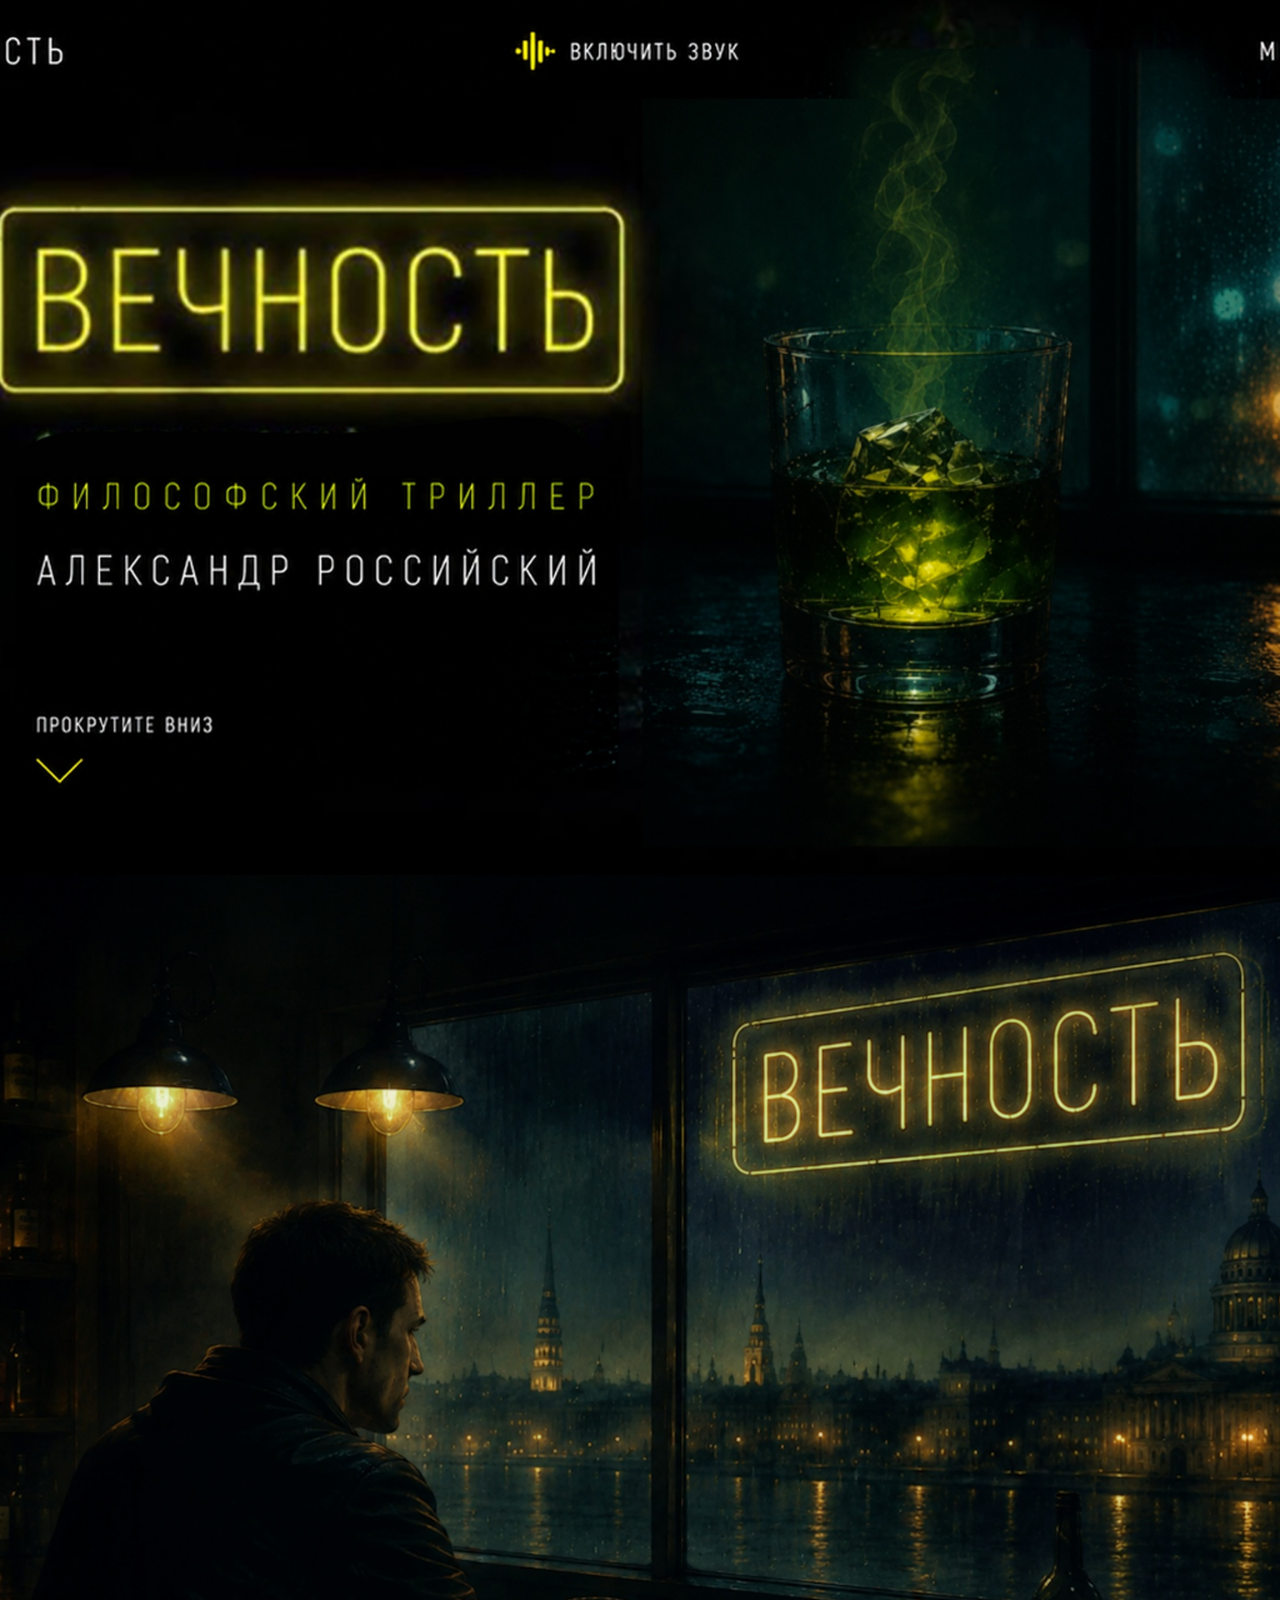
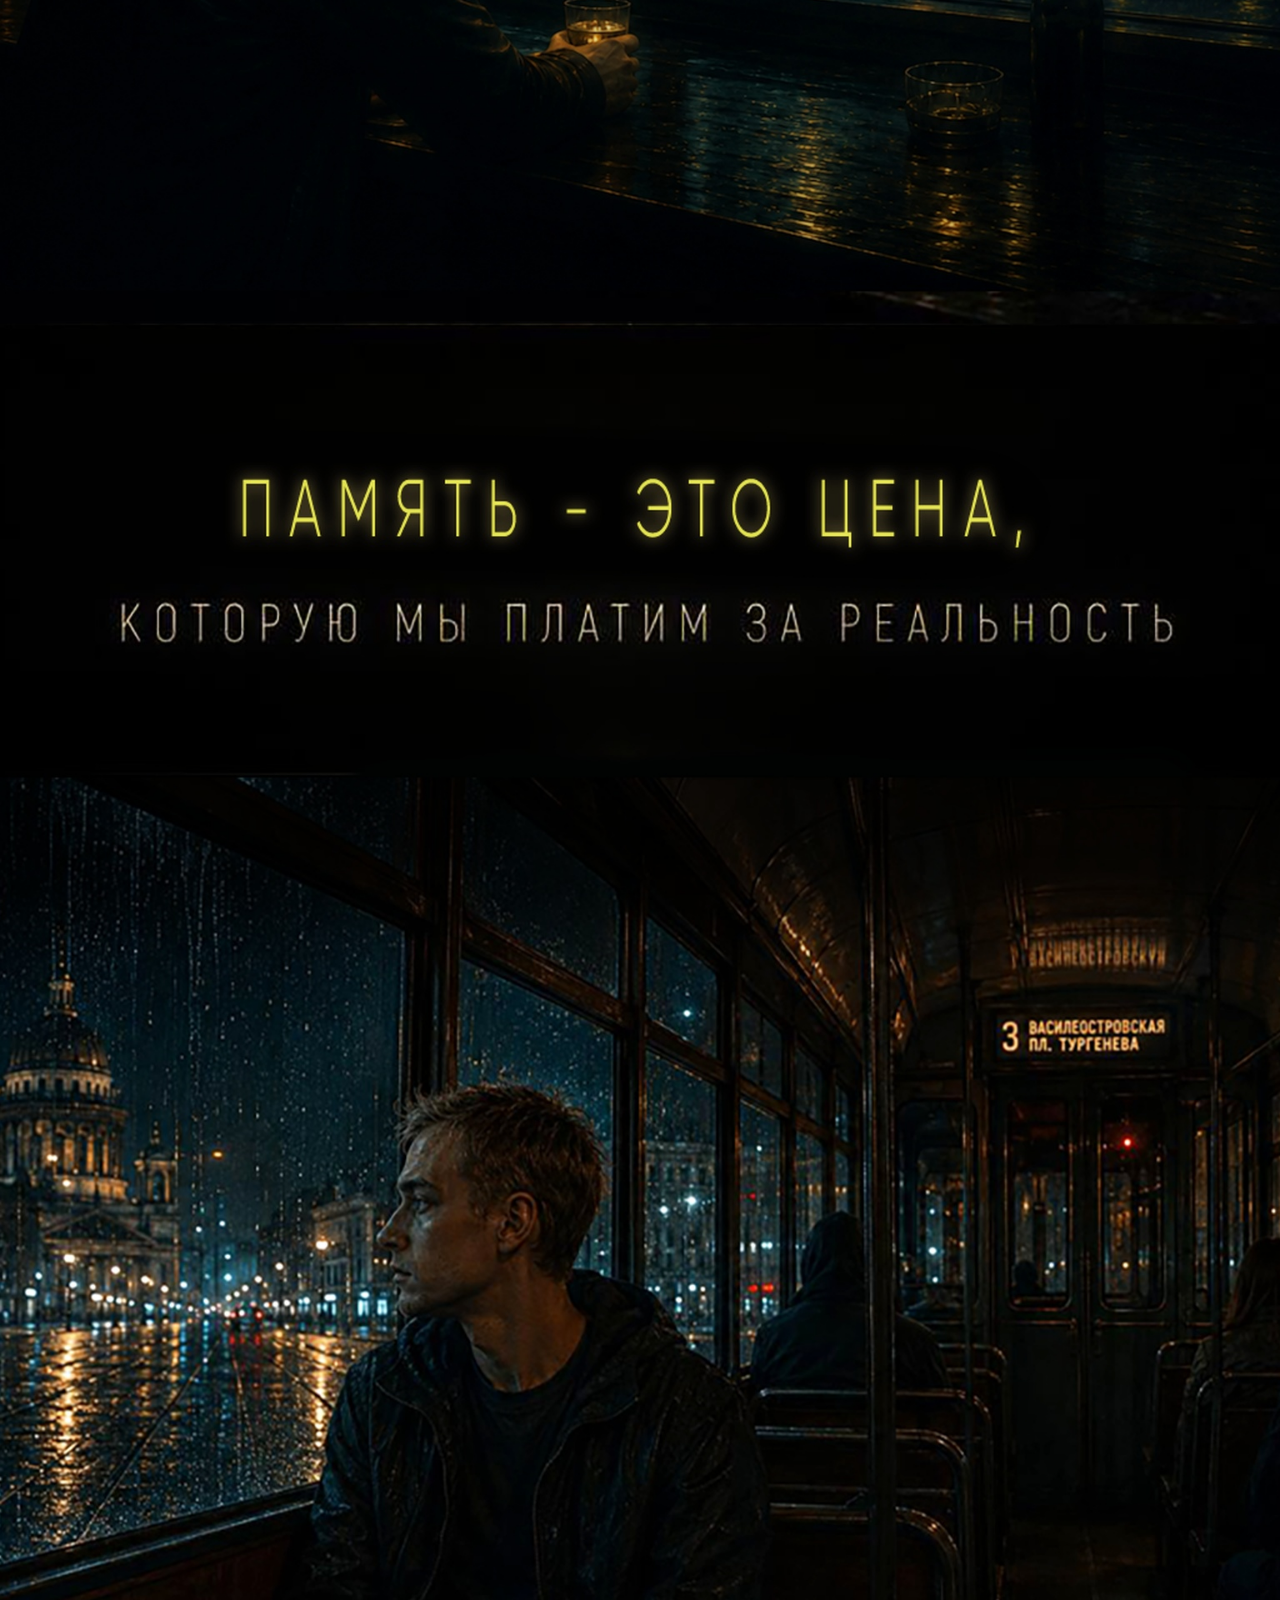
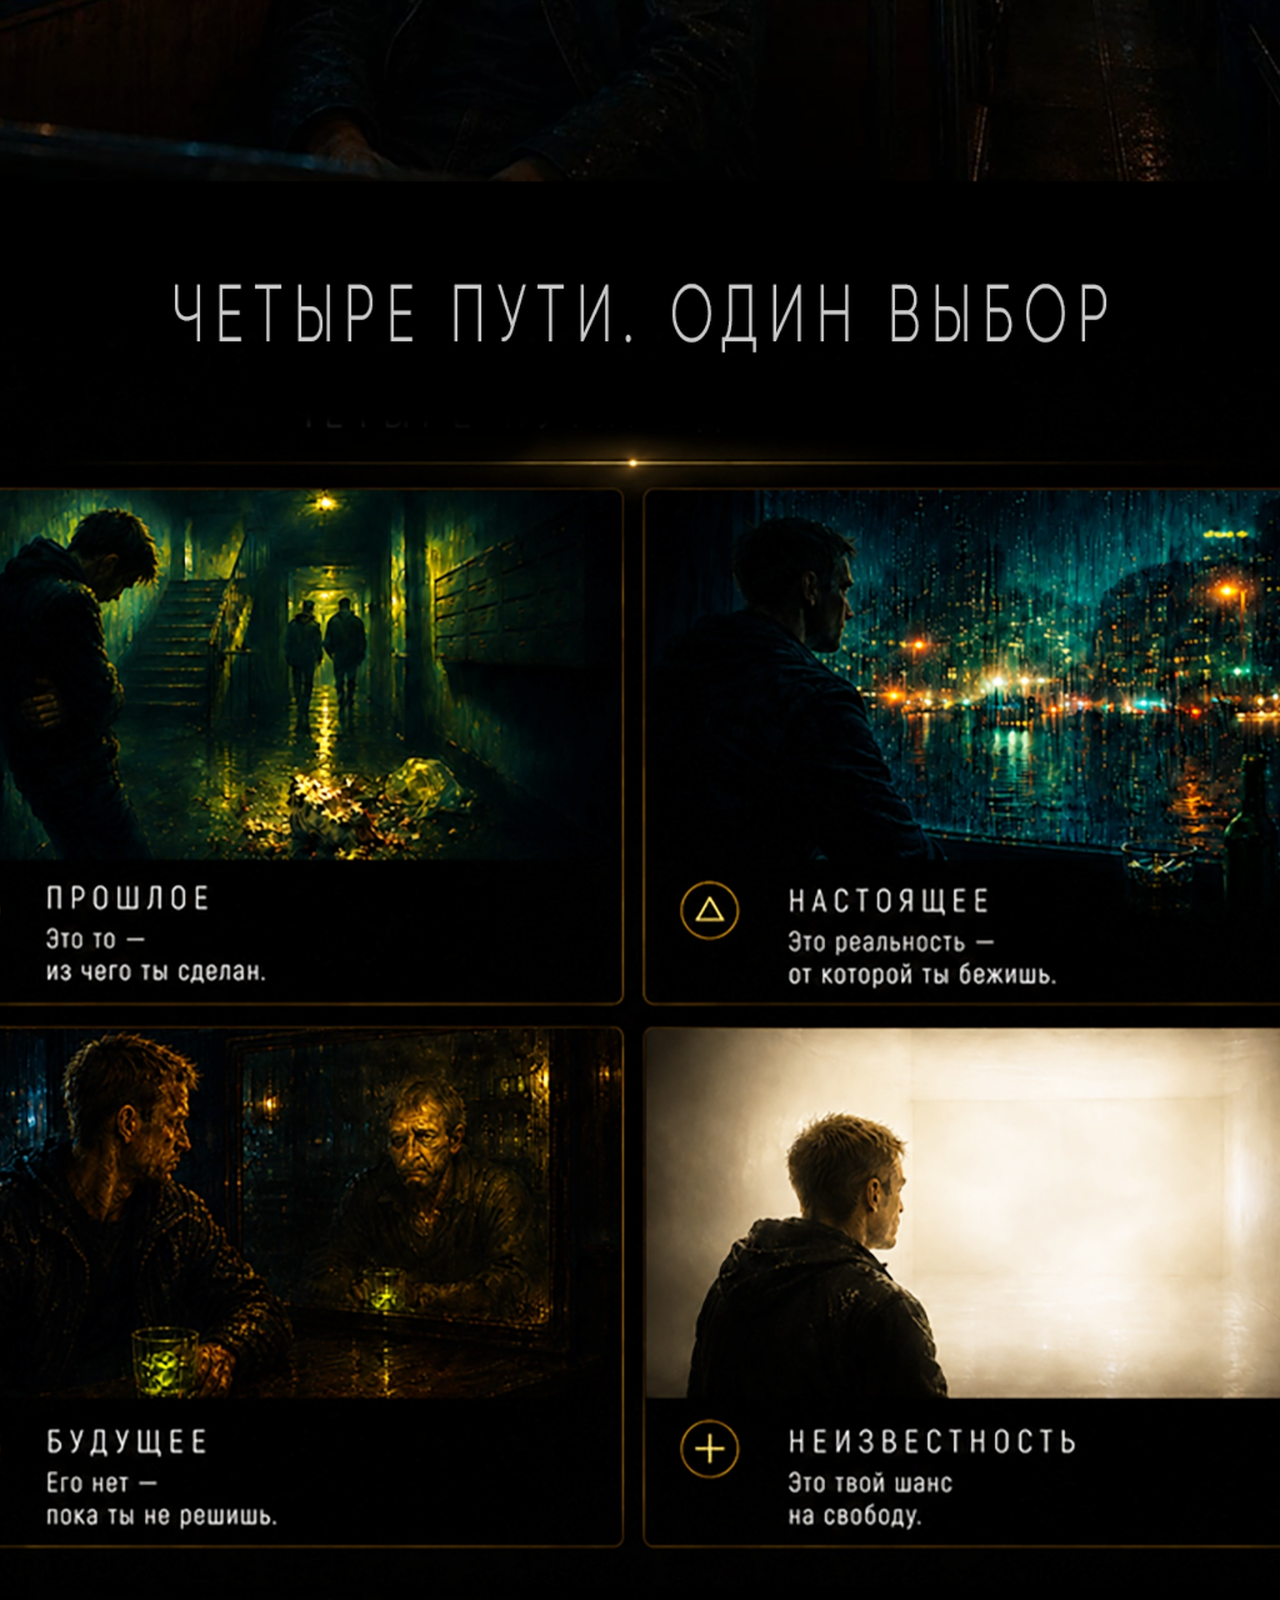
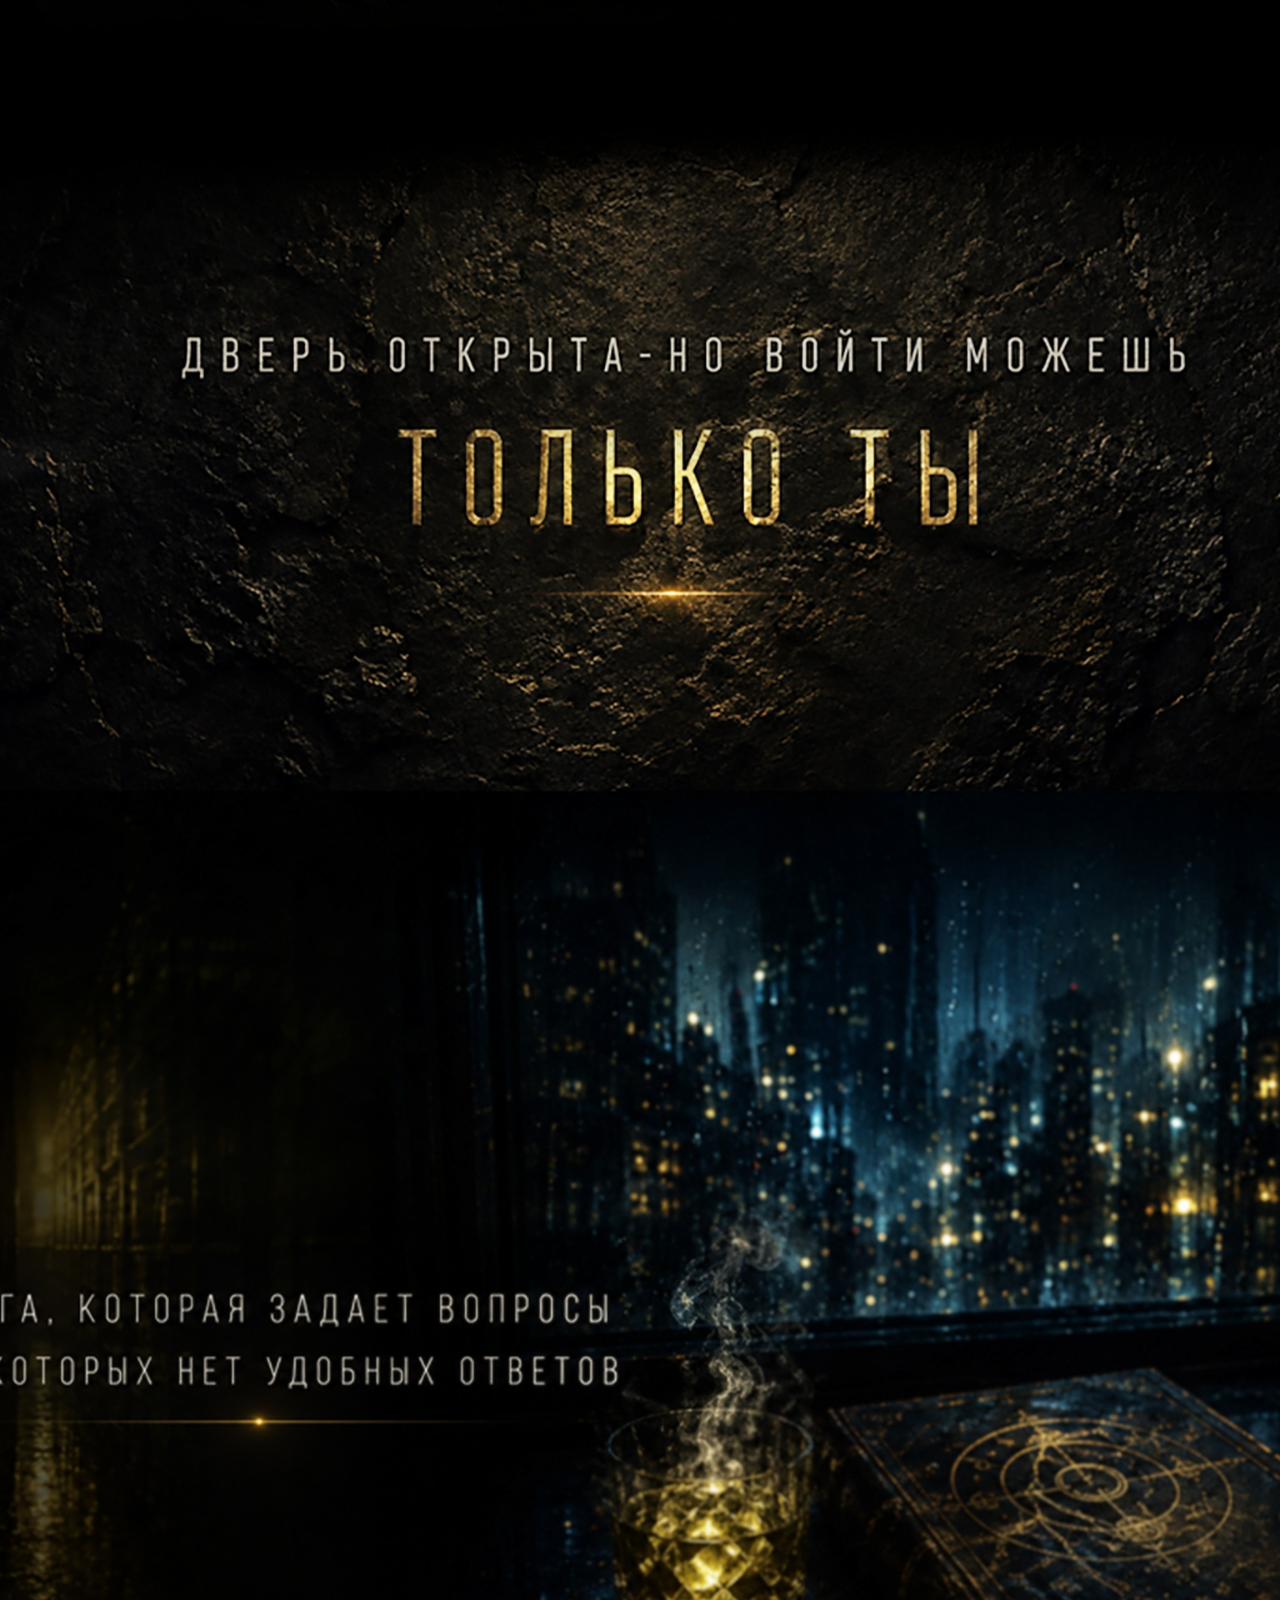
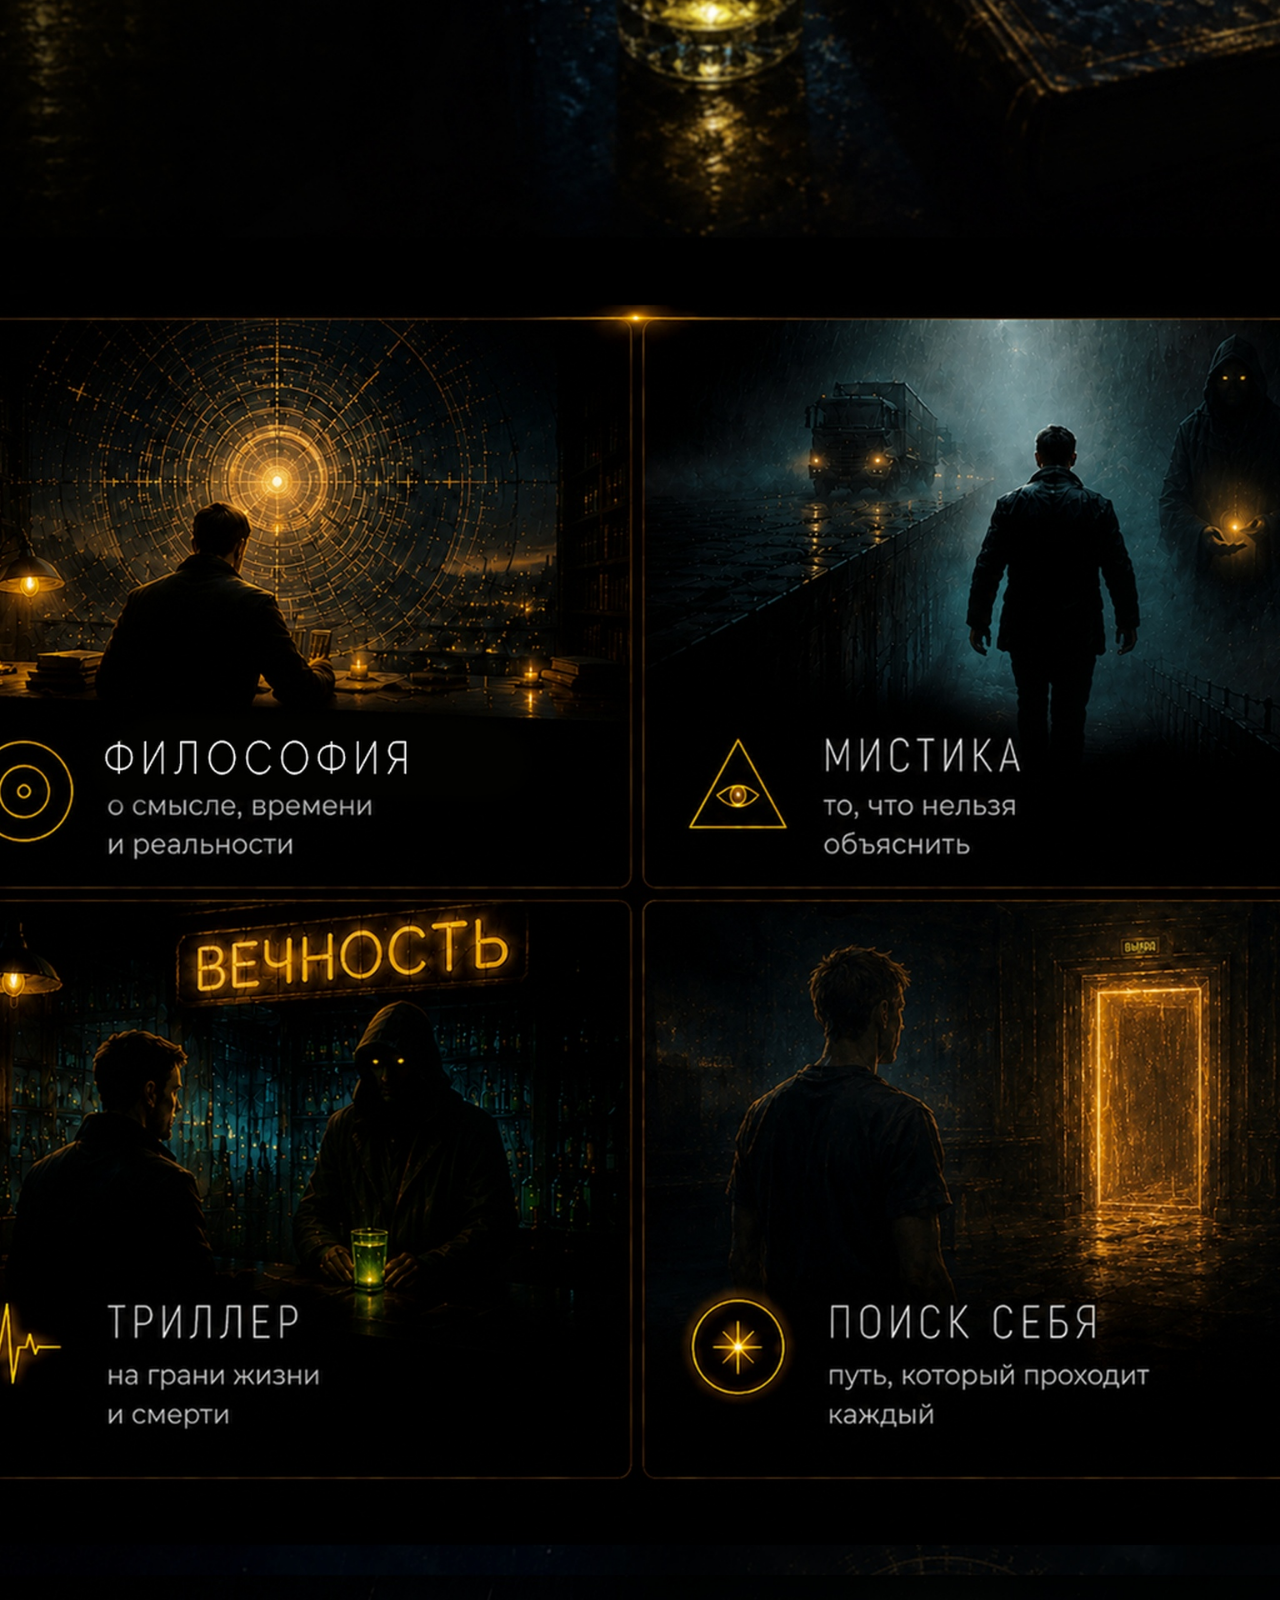
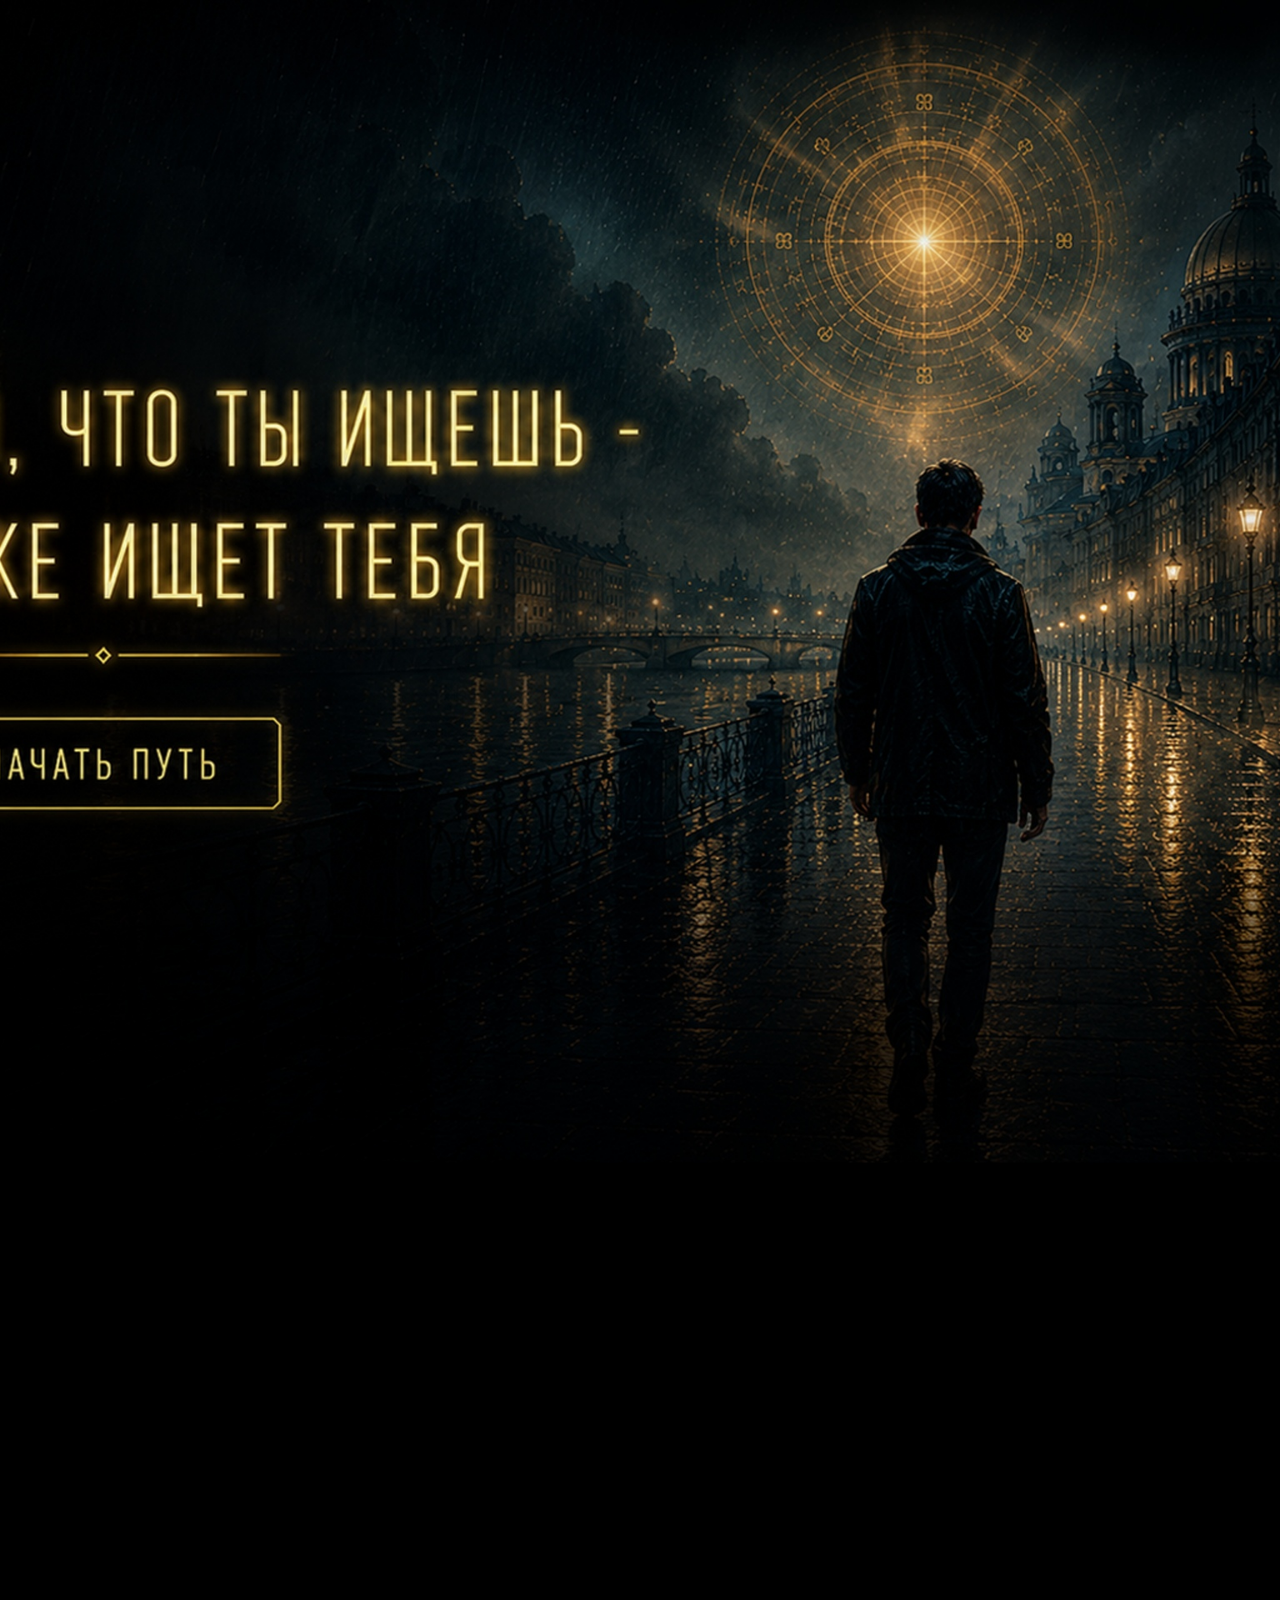
<file: index.html>
<!DOCTYPE html>
<html lang="ru">
<head>
  <meta charset="UTF-8" />
  <meta name="viewport" content="width=device-width, initial-scale=1.0" />
  <title>Вечность</title>
  <link rel="stylesheet" href="style.css" />
</head>
<body>
  <main class="page">
    <section class="screen" style="background-image: url('assets/section-01.jpg');"></section>
    <section class="screen" style="background-image: url('assets/section-02.jpg');"></section>
    <section class="screen" style="background-image: url('assets/section-03.jpg');"></section>
    <section class="screen" style="background-image: url('assets/section-04.jpg');"></section>
    <section class="screen" style="background-image: url('assets/section-05.jpg');"></section>
    <section class="screen" style="background-image: url('assets/section-06.jpg');"></section>
    <section class="screen" style="background-image: url('assets/section-07.jpg');"></section>
    <section class="screen" style="background-image: url('assets/section-08.jpg');"></section>
    <section class="screen" style="background-image: url('assets/section-09.jpg');"></section>
    <section class="screen" style="background-image: url('assets/section-10.jpg');"></section>
    <section class="screen" style="background-image: url('assets/section-11.jpg');"></section>
  </main>
</body>
</html>
</file>
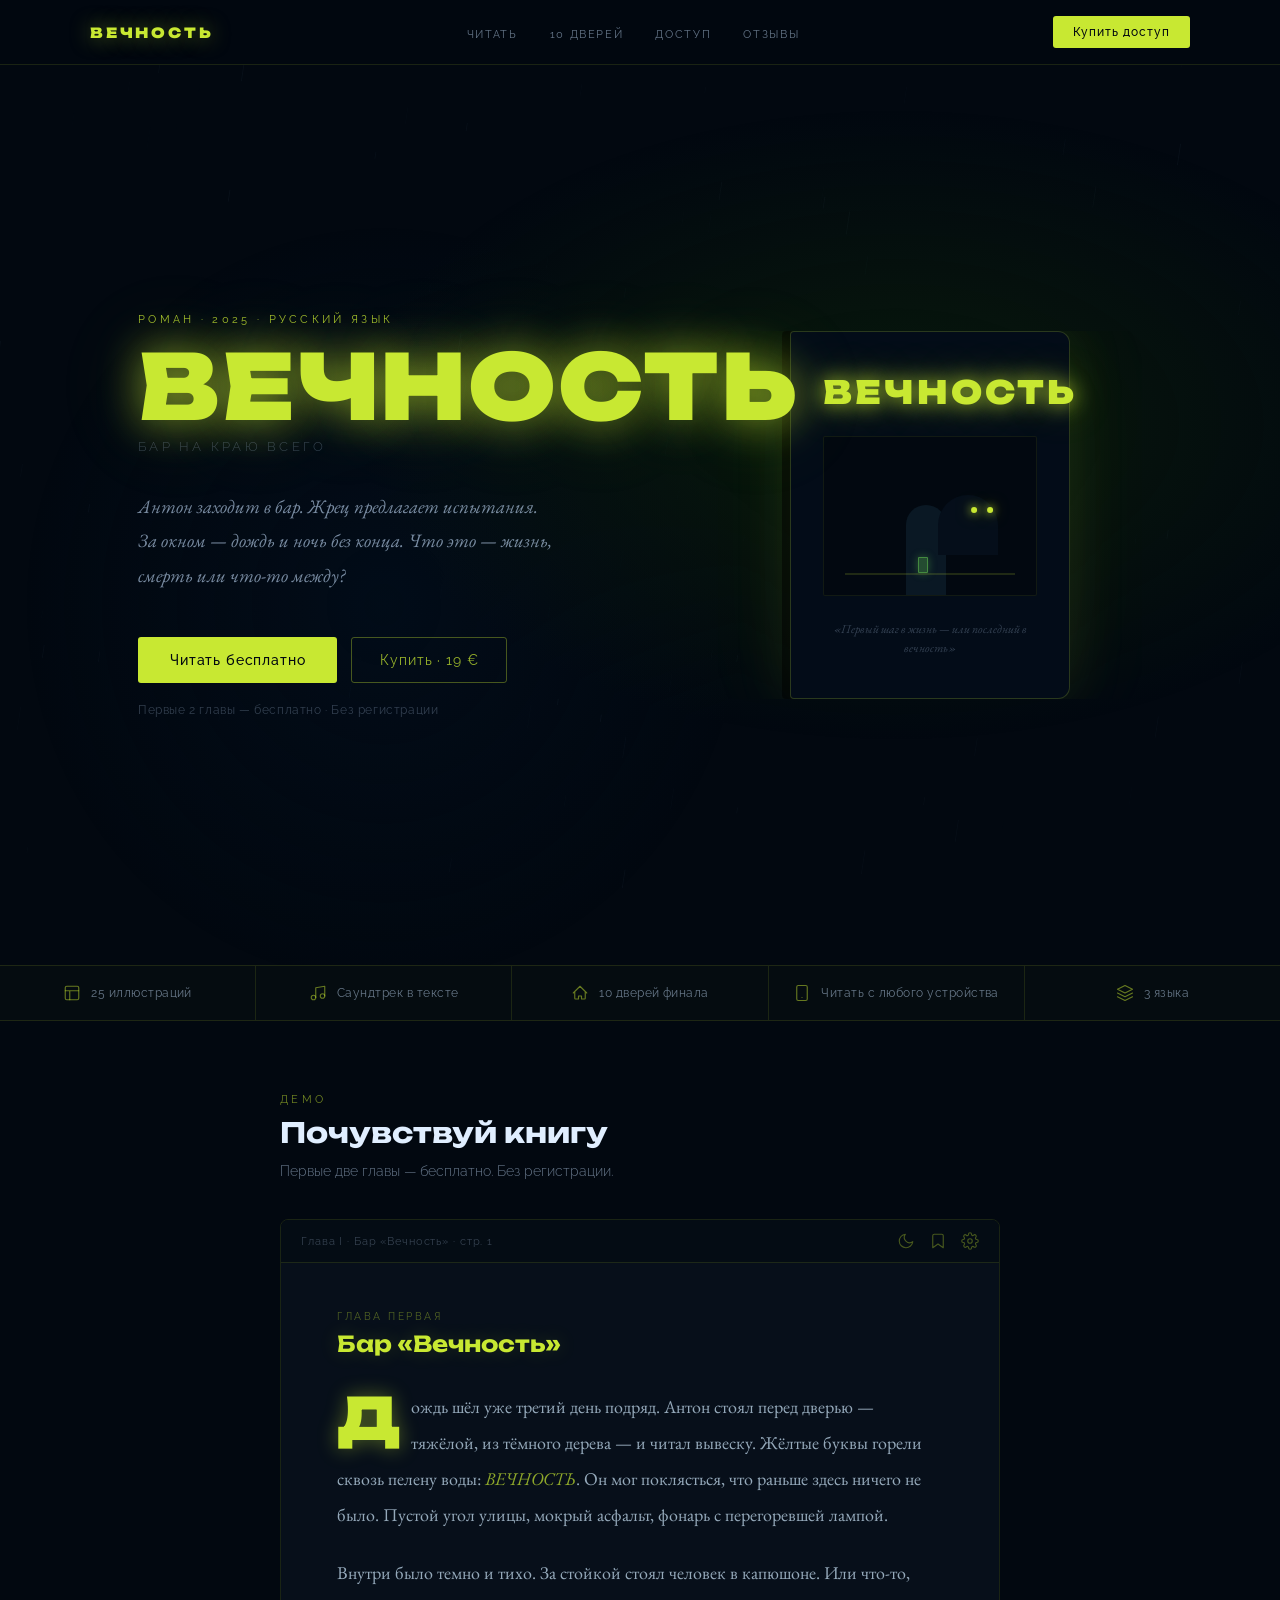
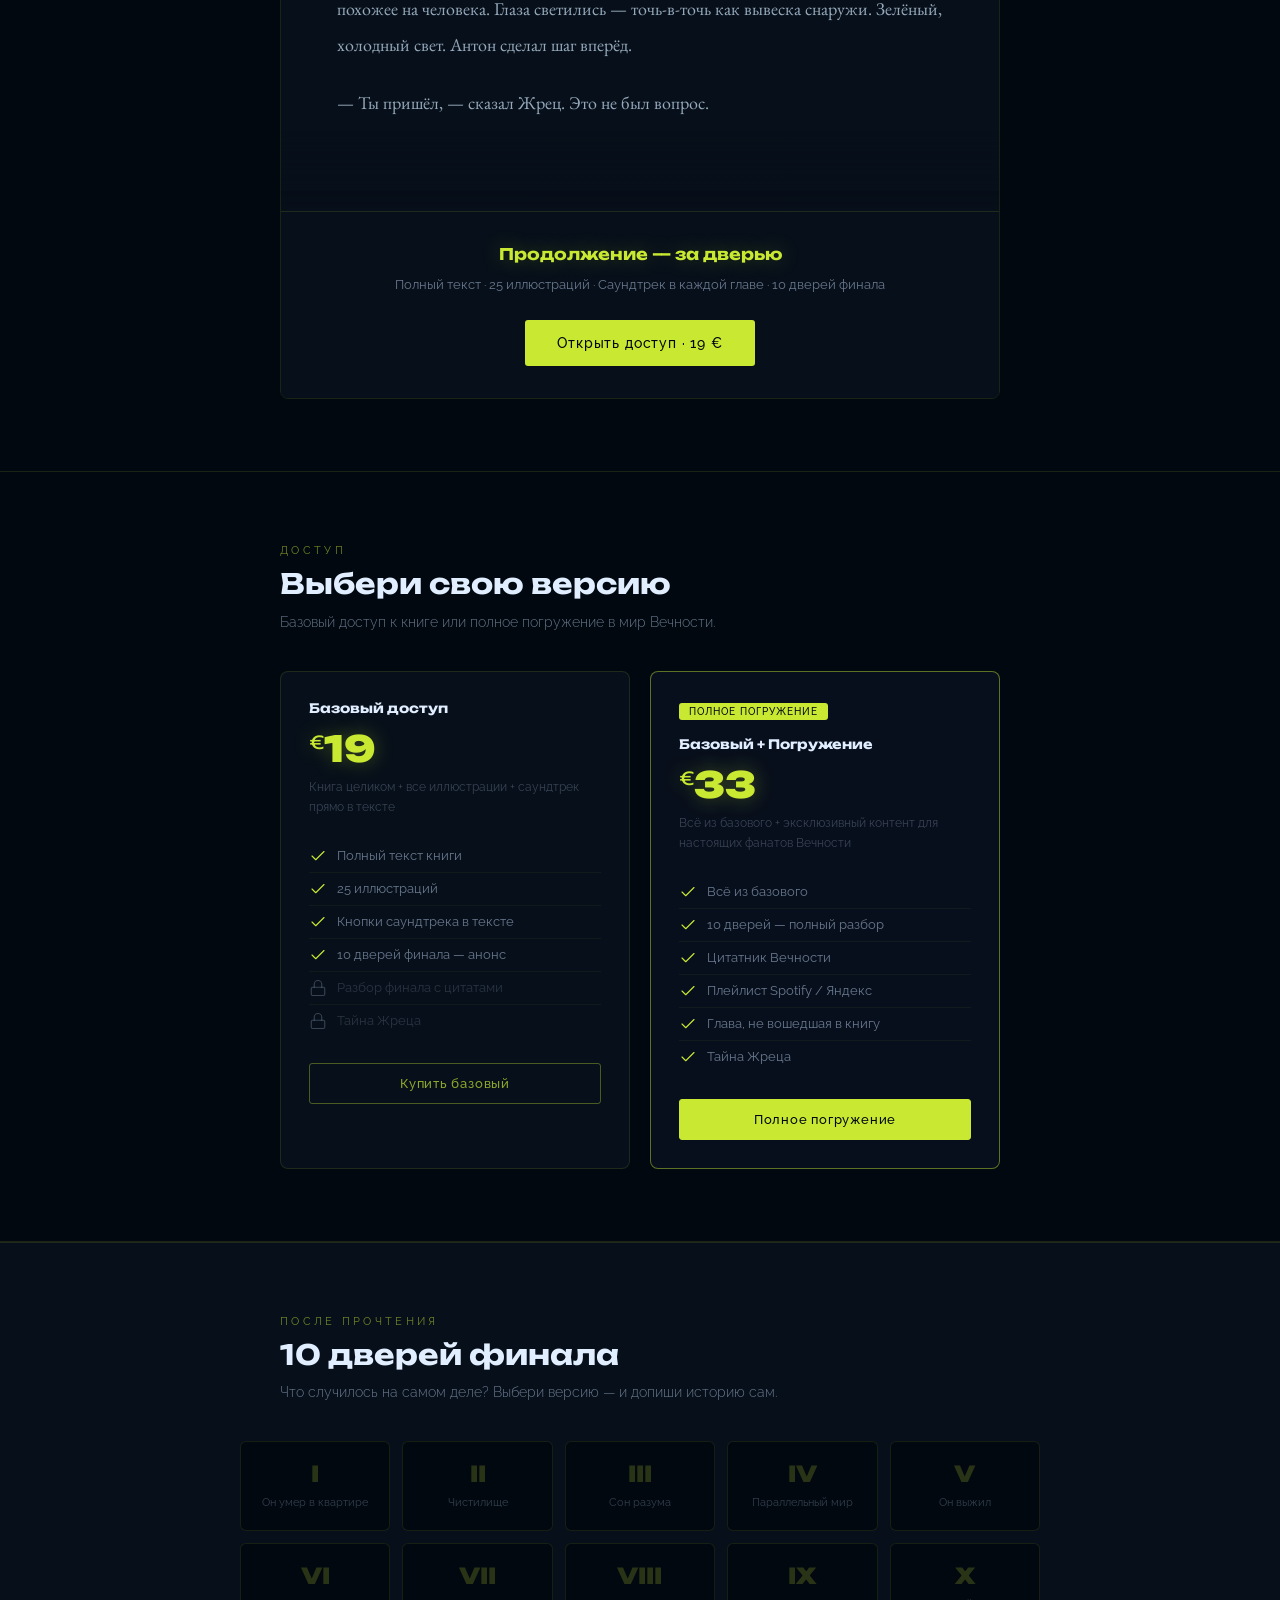
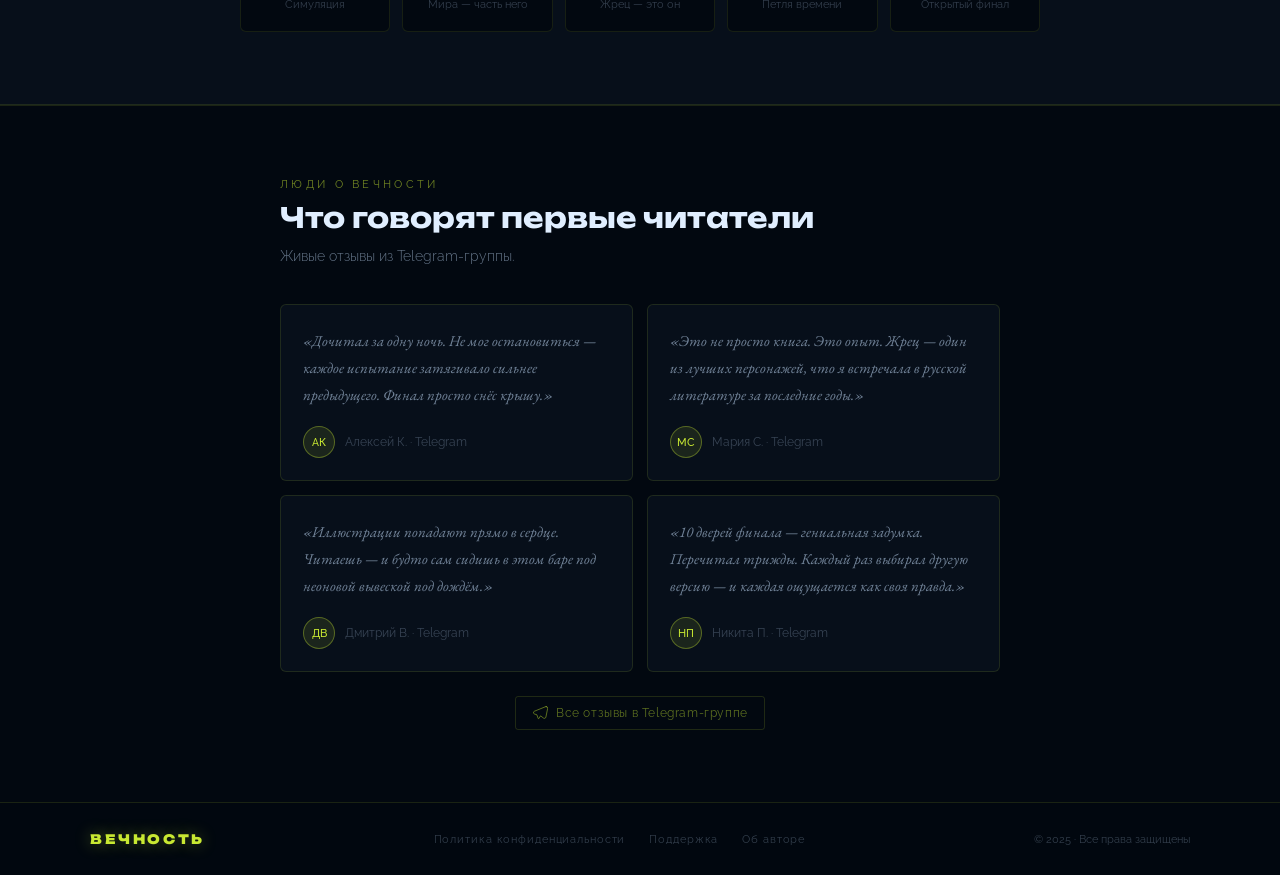
<file: vechnost_1.html>
<!DOCTYPE html>
<html lang="ru">
<head>
<meta charset="UTF-8">
<meta name="viewport" content="width=device-width, initial-scale=1.0">
<title>ВЕЧНОСТЬ — Роман</title>
<link rel="preconnect" href="https://fonts.googleapis.com">
<link href="https://fonts.googleapis.com/css2?family=Unbounded:wght@400;700;900&family=Raleway:ital,wght@0,300;0,400;0,500;1,300&family=EB+Garamond:ital,wght@0,400;1,400&display=swap" rel="stylesheet">
<style>
  *, *::before, *::after { box-sizing: border-box; margin: 0; padding: 0; }

  :root {
    --neon: #c8e832;
    --neon-dim: rgba(200,232,50,0.35);
    --neon-glow: rgba(200,232,50,0.15);
    --bg: #020810;
    --bg2: #070f1a;
    --bg3: #040c14;
    --text: #e0eeff;
    --text-dim: rgba(200,225,255,0.5);
    --text-faint: rgba(200,225,255,0.25);
    --border: rgba(200,232,50,0.12);
    --border-hover: rgba(200,232,50,0.4);
  }

  html { scroll-behavior: smooth; }

  body {
    background: var(--bg);
    color: var(--text);
    font-family: 'Raleway', sans-serif;
    font-weight: 400;
    overflow-x: hidden;
    cursor: default;
  }

  /* RAIN CANVAS */
  #rain-canvas {
    position: fixed;
    top: 0; left: 0;
    width: 100%; height: 100%;
    pointer-events: none;
    z-index: 0;
    opacity: 0.18;
  }

  /* NAV */
  nav {
    position: sticky;
    top: 0;
    z-index: 100;
    display: flex;
    align-items: center;
    justify-content: space-between;
    padding: 16px 48px;
    background: rgba(2,8,16,0.92);
    backdrop-filter: blur(12px);
    border-bottom: 1px solid var(--border);
  }

  .nav-inner {
    display: flex;
    align-items: center;
    justify-content: space-between;
    width: 100%;
    max-width: 1100px;
    margin: 0 auto;
  }

  .nav-logo {
    font-family: 'Unbounded', sans-serif;
    font-size: 14px;
    font-weight: 900;
    color: var(--neon);
    letter-spacing: 0.2em;
    text-shadow: 0 0 20px rgba(200,232,50,0.5);
  }

  .nav-links {
    display: flex;
    gap: 32px;
    list-style: none;
  }

  .nav-links a {
    font-size: 11px;
    color: var(--text-dim);
    text-decoration: none;
    letter-spacing: 0.15em;
    text-transform: uppercase;
    transition: color 0.2s;
  }

  .nav-links a:hover { color: var(--neon); }

  .btn-nav {
    font-family: 'Raleway', sans-serif;
    font-size: 12px;
    font-weight: 500;
    color: var(--bg);
    background: var(--neon);
    border: none;
    border-radius: 3px;
    padding: 9px 20px;
    cursor: pointer;
    letter-spacing: 0.08em;
    transition: opacity 0.2s, box-shadow 0.2s;
  }

  .btn-nav:hover {
    opacity: 0.9;
    box-shadow: 0 0 20px rgba(200,232,50,0.4);
  }

  /* HERO */
  .hero {
    position: relative;
    min-height: 100vh;
    display: flex;
    align-items: center;
    justify-content: center;
    overflow: hidden;
    z-index: 1;
  }

  .hero-atmosphere {
    position: absolute;
    inset: 0;
    background:
      radial-gradient(ellipse 60% 50% at 70% 40%, rgba(10,30,10,0.8) 0%, transparent 70%),
      radial-gradient(ellipse 40% 60% at 30% 60%, rgba(2,15,30,0.6) 0%, transparent 70%);
    z-index: 0;
  }

  .hero-inner {
    position: relative;
    z-index: 2;
    width: 100%;
    max-width: 1100px;
    display: flex;
    align-items: center;
    padding: 80px 48px;
  }

  .hero-content {
    position: relative;
    z-index: 2;
    max-width: 580px;
    animation: fadeUp 1s ease both;
  }

  @keyframes fadeUp {
    from { opacity: 0; transform: translateY(30px); }
    to { opacity: 1; transform: translateY(0); }
  }

  .hero-eyebrow {
    font-size: 11px;
    color: var(--neon);
    letter-spacing: 0.3em;
    text-transform: uppercase;
    margin-bottom: 20px;
    opacity: 0.8;
  }

  .hero-title {
    font-family: 'Unbounded', sans-serif;
    font-size: clamp(56px, 8vw, 90px);
    font-weight: 900;
    line-height: 0.9;
    color: var(--neon);
    text-shadow:
      0 0 40px rgba(200,232,50,0.6),
      0 0 80px rgba(200,232,50,0.2),
      0 0 120px rgba(200,232,50,0.1);
    margin-bottom: 12px;
    letter-spacing: 0.02em;
    animation: flicker 8s ease-in-out infinite;
  }

  @keyframes flicker {
    0%, 95%, 100% { opacity: 1; }
    96% { opacity: 0.85; }
    97% { opacity: 1; }
    98% { opacity: 0.9; }
    99% { opacity: 1; }
  }

  .hero-subtitle {
    font-size: 13px;
    color: var(--text-faint);
    letter-spacing: 0.25em;
    text-transform: uppercase;
    margin-bottom: 36px;
    font-weight: 300;
  }

  .hero-desc {
    font-family: 'EB Garamond', serif;
    font-size: 19px;
    line-height: 1.8;
    color: rgba(200,225,255,0.6);
    margin-bottom: 44px;
    max-width: 420px;
    font-style: italic;
  }

  .hero-actions {
    display: flex;
    gap: 14px;
    align-items: center;
    flex-wrap: wrap;
    margin-bottom: 20px;
  }

  .btn-primary {
    font-family: 'Raleway', sans-serif;
    font-size: 14px;
    font-weight: 500;
    color: var(--bg);
    background: var(--neon);
    border: none;
    border-radius: 3px;
    padding: 15px 32px;
    cursor: pointer;
    letter-spacing: 0.06em;
    transition: all 0.2s;
  }

  .btn-primary:hover {
    box-shadow: 0 0 30px rgba(200,232,50,0.5);
    transform: translateY(-1px);
  }

  .btn-ghost {
    font-family: 'Raleway', sans-serif;
    font-size: 14px;
    font-weight: 400;
    color: rgba(200,232,50,0.75);
    background: transparent;
    border: 1px solid var(--neon-dim);
    border-radius: 3px;
    padding: 14px 28px;
    cursor: pointer;
    letter-spacing: 0.06em;
    transition: all 0.2s;
  }

  .btn-ghost:hover {
    border-color: var(--neon);
    color: var(--neon);
    box-shadow: inset 0 0 20px rgba(200,232,50,0.05);
  }

  .hero-hint {
    font-size: 12px;
    color: var(--text-faint);
    letter-spacing: 0.05em;
  }

  /* HERO VISUAL */
  .hero-visual {
    flex: 1;
    display: flex;
    align-items: center;
    justify-content: center;
    z-index: 1;
    overflow: hidden;
  }

  .book-mockup {
    position: relative;
    width: 280px;
    animation: float 6s ease-in-out infinite;
  }

  @keyframes float {
    0%, 100% { transform: translateY(0); }
    50% { transform: translateY(-14px); }
  }

  .book-cover {
    width: 100%;
    background: #030c18;
    border: 1px solid rgba(200,232,50,0.2);
    border-radius: 4px 12px 12px 4px;
    padding: 40px 32px;
    text-align: center;
    box-shadow:
      -8px 0 0 rgba(0,0,0,0.5),
      0 0 60px rgba(200,232,50,0.1),
      0 0 120px rgba(200,232,50,0.05);
  }

  .book-cover-neon {
    font-family: 'Unbounded', sans-serif;
    font-size: 32px;
    font-weight: 900;
    color: var(--neon);
    text-shadow: 0 0 20px rgba(200,232,50,0.8), 0 0 40px rgba(200,232,50,0.4);
    letter-spacing: 0.1em;
    margin-bottom: 24px;
    animation: flicker 8s ease-in-out infinite;
  }

  .book-cover-scene {
    width: 100%;
    height: 160px;
    background: #020810;
    border: 1px solid rgba(200,232,50,0.08);
    border-radius: 2px;
    margin-bottom: 24px;
    position: relative;
    overflow: hidden;
    display: flex;
    align-items: center;
    justify-content: center;
  }

  .scene-figure {
    position: absolute;
    bottom: 0;
    left: 50%;
    transform: translateX(-60%);
    width: 40px;
    height: 90px;
    background: #0a1824;
    border-radius: 20px 20px 0 0;
  }

  .scene-figure-hood {
    position: absolute;
    top: -10px;
    left: 50%;
    transform: translateX(20%);
    width: 60px;
    height: 60px;
    background: #050e1a;
    border-radius: 50% 50% 0 0;
  }

  .scene-eyes {
    position: absolute;
    top: 12px;
    left: 50%;
    transform: translateX(14%);
    display: flex;
    gap: 10px;
  }

  .scene-eye {
    width: 6px;
    height: 6px;
    border-radius: 50%;
    background: var(--neon);
    box-shadow: 0 0 8px var(--neon), 0 0 16px rgba(200,232,50,0.6);
    animation: blink 4s ease-in-out infinite;
  }

  @keyframes blink {
    0%, 90%, 100% { opacity: 1; }
    95% { opacity: 0; }
  }

  .scene-bar {
    position: absolute;
    bottom: 20px;
    left: 10%;
    right: 10%;
    height: 2px;
    background: rgba(200,232,50,0.15);
  }

  .scene-glass {
    position: absolute;
    bottom: 22px;
    left: 50%;
    transform: translateX(-120%);
    width: 10px;
    height: 16px;
    background: rgba(100,200,80,0.3);
    border: 1px solid rgba(100,200,80,0.5);
    border-radius: 1px;
    box-shadow: 0 0 8px rgba(100,200,80,0.4);
  }

  .book-cover-quote {
    font-family: 'EB Garamond', serif;
    font-size: 12px;
    font-style: italic;
    color: var(--text-faint);
    line-height: 1.6;
  }

  /* TRUST STRIP */
  .trust-strip {
    position: relative;
    z-index: 2;
    display: flex;
    justify-content: center;
    border-top: 1px solid var(--border);
    border-bottom: 1px solid var(--border);
    background: rgba(200,232,50,0.02);
  }

  .trust-item {
    flex: 1;
    display: flex;
    align-items: center;
    justify-content: center;
    gap: 10px;
    padding: 18px 16px;
    border-right: 1px solid var(--border);
    transition: background 0.2s;
  }

  .trust-item:last-child { border-right: none; }
  .trust-item:hover { background: rgba(200,232,50,0.04); }

  .trust-icon {
    font-size: 18px;
    color: rgba(200,232,50,0.5);
  }

  .trust-text {
    font-size: 12px;
    color: var(--text-dim);
    letter-spacing: 0.04em;
  }

  /* SECTIONS */
  section {
    position: relative;
    z-index: 2;
    padding: 72px 48px;
    display: flex;
    flex-direction: column;
    align-items: center;
    text-align: left;
  }

  .section-label,
  .section-title,
  .section-sub {
    width: 100%;
    max-width: 720px;
  }

  .section-label {
    font-size: 11px;
    color: rgba(200,232,50,0.55);
    letter-spacing: 0.3em;
    text-transform: uppercase;
    margin-bottom: 10px;
  }

  .section-title {
    font-family: 'Unbounded', sans-serif;
    font-size: clamp(20px, 3vw, 28px);
    font-weight: 700;
    color: var(--text);
    margin-bottom: 10px;
    line-height: 1.2;
  }

  .section-sub {
    font-size: 14px;
    color: var(--text-dim);
    margin-bottom: 36px;
    font-weight: 300;
    line-height: 1.7;
  }

  /* READER DEMO */
  .reader-wrap {
    border: 1px solid var(--border);
    border-radius: 8px;
    overflow: hidden;
    width: 100%;
    max-width: 720px;
  }

  .reader-bar {
    display: flex;
    align-items: center;
    justify-content: space-between;
    padding: 12px 20px;
    background: var(--bg3);
    border-bottom: 1px solid var(--border);
  }

  .reader-bar-info {
    font-size: 11px;
    color: var(--text-faint);
    letter-spacing: 0.08em;
  }

  .reader-bar-icons {
    display: flex;
    gap: 14px;
  }

  .rbi {
    font-size: 16px;
    color: rgba(200,232,50,0.35);
    cursor: pointer;
    transition: color 0.2s;
  }
  .rbi:hover { color: var(--neon); }

  .reader-body {
    padding: 48px 56px;
    background: var(--bg2);
  }

  .ch-eyebrow {
    font-size: 10px;
    color: rgba(200,232,50,0.4);
    letter-spacing: 0.25em;
    text-transform: uppercase;
    margin-bottom: 8px;
  }

  .ch-title {
    font-family: 'Unbounded', sans-serif;
    font-size: 22px;
    font-weight: 700;
    color: var(--neon);
    margin-bottom: 32px;
    text-shadow: 0 0 20px rgba(200,232,50,0.2);
  }

  .book-p {
    font-family: 'EB Garamond', serif;
    font-size: 18px;
    line-height: 2;
    color: rgba(210,235,255,0.7);
    margin-bottom: 22px;
  }

  .book-p:first-of-type::first-letter {
    float: left;
    font-size: 58px;
    line-height: 0.8;
    margin: 6px 10px 0 0;
    color: var(--neon);
    font-family: 'Unbounded', sans-serif;
    font-weight: 900;
    text-shadow: 0 0 20px rgba(200,232,50,0.4);
  }

  .book-em { color: rgba(200,232,50,0.7); font-style: italic; }

  .reader-fade {
    height: 80px;
    background: linear-gradient(transparent, var(--bg2));
    margin-top: -60px;
    position: relative;
  }

  .paywall-block {
    background: var(--bg2);
    border-top: 1px solid var(--border);
    padding: 32px 56px;
    text-align: center;
  }

  .paywall-title {
    font-family: 'Unbounded', sans-serif;
    font-size: 16px;
    font-weight: 700;
    color: var(--neon);
    margin-bottom: 10px;
    text-shadow: 0 0 20px rgba(200,232,50,0.3);
  }

  .paywall-sub {
    font-size: 13px;
    color: var(--text-dim);
    margin-bottom: 24px;
    line-height: 1.7;
  }

  /* PRICING */
  .pricing-grid {
    display: grid;
    grid-template-columns: 1fr 1fr;
    gap: 20px;
    width: 100%;
    max-width: 720px;
  }

  .price-card {
    background: var(--bg2);
    border: 1px solid var(--border);
    border-radius: 8px;
    padding: 28px;
    transition: border-color 0.2s;
  }

  .price-card:hover { border-color: var(--border-hover); }

  .price-card.featured {
    border-color: rgba(200,232,50,0.45);
    background: #080f1c;
  }

  .price-badge {
    display: inline-block;
    font-size: 10px;
    font-weight: 500;
    color: var(--bg);
    background: var(--neon);
    border-radius: 3px;
    padding: 3px 10px;
    letter-spacing: 0.1em;
    text-transform: uppercase;
    margin-bottom: 16px;
  }

  .price-name {
    font-family: 'Unbounded', sans-serif;
    font-size: 13px;
    font-weight: 700;
    color: var(--text);
    margin-bottom: 10px;
  }

  .price-amount {
    font-family: 'Unbounded', sans-serif;
    font-size: 36px;
    font-weight: 900;
    color: var(--neon);
    margin-bottom: 6px;
    text-shadow: 0 0 20px rgba(200,232,50,0.3);
  }

  .price-amount sup {
    font-size: 18px;
    vertical-align: super;
    font-weight: 400;
  }

  .price-desc {
    font-size: 12px;
    color: var(--text-faint);
    margin-bottom: 22px;
    line-height: 1.7;
  }

  .features-list {
    list-style: none;
    margin-bottom: 26px;
  }

  .features-list li {
    font-size: 13px;
    color: var(--text-dim);
    padding: 7px 0;
    border-bottom: 1px solid rgba(200,232,50,0.05);
    display: flex;
    align-items: center;
    gap: 10px;
  }

  .features-list li:last-child { border-bottom: none; }

  .fi { font-size: 14px; color: var(--neon); }
  .fi-off { font-size: 14px; color: var(--text-faint); }
  .fi-off ~ span { opacity: 0.35; }

  .price-btn {
    width: 100%;
    font-family: 'Raleway', sans-serif;
    font-size: 13px;
    font-weight: 500;
    padding: 12px;
    border-radius: 3px;
    cursor: pointer;
    letter-spacing: 0.06em;
    transition: all 0.2s;
  }

  .price-btn-outline {
    background: transparent;
    color: rgba(200,232,50,0.7);
    border: 1px solid var(--neon-dim);
  }

  .price-btn-outline:hover {
    border-color: var(--neon);
    color: var(--neon);
  }

  .price-btn-solid {
    background: var(--neon);
    color: var(--bg);
    border: 1px solid var(--neon);
  }

  .price-btn-solid:hover {
    box-shadow: 0 0 24px rgba(200,232,50,0.4);
    transform: translateY(-1px);
  }

  /* 10 DOORS */
  .doors-section {
    background: var(--bg2);
    border-top: 1px solid var(--border);
    border-bottom: 1px solid var(--border);
  }

  .doors-grid {
    display: grid;
    grid-template-columns: repeat(5, 1fr);
    gap: 12px;
    width: 100%;
    max-width: 800px;
  }

  .door-card {
    background: var(--bg);
    border: 1px solid rgba(200,232,50,0.1);
    border-radius: 6px;
    padding: 18px 12px;
    text-align: center;
    cursor: pointer;
    transition: all 0.25s;
    position: relative;
    overflow: hidden;
  }

  .door-card::before {
    content: '';
    position: absolute;
    inset: 0;
    background: rgba(200,232,50,0.03);
    opacity: 0;
    transition: opacity 0.2s;
  }

  .door-card:hover::before { opacity: 1; }
  .door-card:hover { border-color: rgba(200,232,50,0.4); transform: translateY(-3px); }

  .door-num {
    font-family: 'Unbounded', sans-serif;
    font-size: 22px;
    font-weight: 900;
    color: rgba(200,232,50,0.2);
    margin-bottom: 8px;
    transition: color 0.2s, text-shadow 0.2s;
  }

  .door-card:hover .door-num {
    color: var(--neon);
    text-shadow: 0 0 16px rgba(200,232,50,0.5);
  }

  .door-name {
    font-size: 11px;
    color: var(--text-faint);
    line-height: 1.5;
    transition: color 0.2s;
  }

  .door-card:hover .door-name { color: var(--text-dim); }

  /* REVIEWS */
  .reviews-grid {
    display: grid;
    grid-template-columns: 1fr 1fr;
    gap: 14px;
    width: 100%;
    max-width: 720px;
    margin-bottom: 24px;
  }

  .review-card {
    background: var(--bg2);
    border: 1px solid var(--border);
    border-radius: 6px;
    padding: 22px;
    transition: border-color 0.2s;
  }

  .review-card:hover { border-color: var(--border-hover); }

  .review-text {
    font-family: 'EB Garamond', serif;
    font-size: 15px;
    font-style: italic;
    color: rgba(200,225,255,0.55);
    line-height: 1.8;
    margin-bottom: 18px;
  }

  .review-author {
    display: flex;
    align-items: center;
    gap: 10px;
  }

  .review-ava {
    width: 32px;
    height: 32px;
    border-radius: 50%;
    background: rgba(200,232,50,0.1);
    border: 1px solid var(--neon-dim);
    display: flex;
    align-items: center;
    justify-content: center;
    font-size: 11px;
    font-weight: 500;
    color: var(--neon);
    flex-shrink: 0;
  }

  .review-name {
    font-size: 12px;
    color: var(--text-faint);
  }

  .tg-cta {
    display: inline-flex;
    align-items: center;
    gap: 8px;
    font-size: 12px;
    color: rgba(200,232,50,0.45);
    text-decoration: none;
    letter-spacing: 0.05em;
    border: 1px solid rgba(200,232,50,0.15);
    border-radius: 3px;
    padding: 8px 16px;
    transition: all 0.2s;
  }

  .tg-cta:hover {
    color: var(--neon);
    border-color: var(--neon-dim);
  }

  /* DIVIDER */
  .divider {
    border: none;
    border-top: 1px solid var(--border);
    margin: 0;
  }

  /* FOOTER */
  footer {
    position: relative;
    z-index: 2;
    padding: 28px 48px;
    border-top: 1px solid var(--border);
    display: flex;
    align-items: center;
    justify-content: center;
    background: rgba(2,8,16,0.8);
  }

  .footer-inner {
    display: flex;
    align-items: center;
    justify-content: space-between;
    width: 100%;
    max-width: 1100px;
  }

  .footer-logo {
    font-family: 'Unbounded', sans-serif;
    font-size: 13px;
    font-weight: 900;
    color: var(--neon);
    letter-spacing: 0.2em;
    text-shadow: 0 0 16px rgba(200,232,50,0.4);
  }

  .footer-links {
    display: flex;
    gap: 24px;
  }

  .footer-links a {
    font-size: 11px;
    color: var(--text-faint);
    text-decoration: none;
    letter-spacing: 0.08em;
    transition: color 0.2s;
  }

  .footer-links a:hover { color: var(--neon); }

  .footer-copy {
    font-size: 11px;
    color: var(--text-faint);
  }

  /* ICONS (inline SVG as data) */
  .ico {
    display: inline-block;
    width: 18px;
    height: 18px;
    vertical-align: middle;
    fill: none;
    stroke: currentColor;
    stroke-width: 1.5;
    stroke-linecap: round;
    stroke-linejoin: round;
  }

  /* MOBILE */
  @media (max-width: 768px) {
    nav { padding: 14px 20px; }
    .nav-links { display: none; }
    .hero-content { padding: 60px 20px; max-width: 100%; }
    .hero-visual { display: none; }
    section { padding: 48px 20px; }
    .pricing-grid { grid-template-columns: 1fr; }
    .doors-grid { grid-template-columns: repeat(2, 1fr); }
    .reviews-grid { grid-template-columns: 1fr; }
    .reader-body { padding: 32px 24px; }
    .paywall-block { padding: 28px 24px; }
    footer { flex-direction: column; gap: 16px; text-align: center; }
    .footer-links { flex-wrap: wrap; justify-content: center; }
    .trust-text { font-size: 11px; }
    .trust-item { padding: 14px 8px; gap: 6px; }
  }
</style>
</head>
<body>

<canvas id="rain-canvas"></canvas>

<!-- NAV -->
<nav>
  <div class="nav-inner">
  <div class="nav-logo">ВЕЧНОСТЬ</div>
  <ul class="nav-links">
    <li><a href="#demo">Читать</a></li>
    <li><a href="#doors">10 дверей</a></li>
    <li><a href="#pricing">Доступ</a></li>
    <li><a href="#reviews">Отзывы</a></li>
  </ul>
  <button class="btn-nav" onclick="document.getElementById('pricing').scrollIntoView({behavior:'smooth'})">Купить доступ</button>
  </div>
</nav>

<!-- HERO -->
<div class="hero">
  <div class="hero-atmosphere"></div>

  <div class="hero-inner">
  <div class="hero-content">
    <div class="hero-eyebrow">Роман · 2025 · Русский язык</div>
    <h1 class="hero-title">ВЕЧНОСТЬ</h1>
    <div class="hero-subtitle">Бар на краю всего</div>
    <p class="hero-desc">Антон заходит в бар. Жрец предлагает испытания. За окном — дождь и ночь без конца. Что это — жизнь, смерть или что-то между?</p>
    <div class="hero-actions">
      <button class="btn-primary" onclick="document.getElementById('demo').scrollIntoView({behavior:'smooth'})">Читать бесплатно</button>
      <button class="btn-ghost" onclick="document.getElementById('pricing').scrollIntoView({behavior:'smooth'})">Купить · 19 €</button>
    </div>
    <div class="hero-hint">Первые 2 главы — бесплатно · Без регистрации</div>
  </div>

  <div class="hero-visual">
    <div class="book-mockup">
      <div class="book-cover">
        <div class="book-cover-neon">ВЕЧНОСТЬ</div>
        <div class="book-cover-scene">
          <div class="scene-figure">
            <div class="scene-figure-hood">
              <div class="scene-eyes">
                <div class="scene-eye"></div>
                <div class="scene-eye"></div>
              </div>
            </div>
          </div>
          <div class="scene-bar"></div>
          <div class="scene-glass"></div>
        </div>
        <div class="book-cover-quote">«Первый шаг в жизнь — или последний в вечность»</div>
      </div>
    </div>
  </div>
  </div>
</div>

<!-- TRUST -->
<div class="trust-strip">
  <div class="trust-item">
    <svg class="trust-icon ico" viewBox="0 0 24 24"><rect x="3" y="3" width="18" height="18" rx="2"/><path d="M3 9h18M9 21V9"/></svg>
    <span class="trust-text">25 иллюстраций</span>
  </div>
  <div class="trust-item">
    <svg class="trust-icon ico" viewBox="0 0 24 24"><path d="M9 18V5l12-2v13"/><circle cx="6" cy="18" r="3"/><circle cx="18" cy="16" r="3"/></svg>
    <span class="trust-text">Саундтрек в тексте</span>
  </div>
  <div class="trust-item">
    <svg class="trust-icon ico" viewBox="0 0 24 24"><path d="M3 12l9-9 9 9M5 10v9a1 1 0 001 1h4v-4h4v4h4a1 1 0 001-1v-9"/></svg>
    <span class="trust-text">10 дверей финала</span>
  </div>
  <div class="trust-item">
    <svg class="trust-icon ico" viewBox="0 0 24 24"><rect x="5" y="2" width="14" height="20" rx="2"/><path d="M12 18h.01"/></svg>
    <span class="trust-text">Читать с любого устройства</span>
  </div>
  <div class="trust-item">
    <svg class="trust-icon ico" viewBox="0 0 24 24"><path d="M12 2L2 7l10 5 10-5-10-5zM2 17l10 5 10-5M2 12l10 5 10-5"/></svg>
    <span class="trust-text">3 языка</span>
  </div>
</div>

<!-- DEMO READER -->
<section id="demo">
  <div class="section-label">Демо</div>
  <h2 class="section-title">Почувствуй книгу</h2>
  <p class="section-sub">Первые две главы — бесплатно. Без регистрации.</p>
  <div class="reader-wrap">
    <div class="reader-bar">
      <span class="reader-bar-info">Глава I · Бар «Вечность» · стр. 1</span>
      <div class="reader-bar-icons">
        <svg class="rbi ico" viewBox="0 0 24 24" title="Ночной режим"><path d="M21 12.79A9 9 0 1111.21 3 7 7 0 0021 12.79z"/></svg>
        <svg class="rbi ico" viewBox="0 0 24 24" title="Закладка"><path d="M19 21l-7-5-7 5V5a2 2 0 012-2h10a2 2 0 012 2z"/></svg>
        <svg class="rbi ico" viewBox="0 0 24 24" title="Настройки"><circle cx="12" cy="12" r="3"/><path d="M19.4 15a1.65 1.65 0 00.33 1.82l.06.06a2 2 0 010 2.83 2 2 0 01-2.83 0l-.06-.06a1.65 1.65 0 00-1.82-.33 1.65 1.65 0 00-1 1.51V21a2 2 0 01-4 0v-.09A1.65 1.65 0 009 19.4a1.65 1.65 0 00-1.82.33l-.06.06a2 2 0 01-2.83-2.83l.06-.06A1.65 1.65 0 004.68 15a1.65 1.65 0 00-1.51-1H3a2 2 0 010-4h.09A1.65 1.65 0 004.6 9a1.65 1.65 0 00-.33-1.82l-.06-.06a2 2 0 012.83-2.83l.06.06A1.65 1.65 0 009 4.68a1.65 1.65 0 001-1.51V3a2 2 0 014 0v.09a1.65 1.65 0 001 1.51 1.65 1.65 0 001.82-.33l.06-.06a2 2 0 012.83 2.83l-.06.06A1.65 1.65 0 0019.4 9a1.65 1.65 0 001.51 1H21a2 2 0 010 4h-.09a1.65 1.65 0 00-1.51 1z"/></svg>
      </div>
    </div>
    <div class="reader-body">
      <div class="ch-eyebrow">Глава первая</div>
      <div class="ch-title">Бар «Вечность»</div>
      <p class="book-p">Дождь шёл уже третий день подряд. Антон стоял перед дверью — тяжёлой, из тёмного дерева — и читал вывеску. Жёлтые буквы горели сквозь пелену воды: <span class="book-em">ВЕЧНОСТЬ</span>. Он мог поклясться, что раньше здесь ничего не было. Пустой угол улицы, мокрый асфальт, фонарь с перегоревшей лампой.</p>
      <p class="book-p">Внутри было темно и тихо. За стойкой стоял человек в капюшоне. Или что-то, похожее на человека. Глаза светились — точь-в-точь как вывеска снаружи. Зелёный, холодный свет. Антон сделал шаг вперёд.</p>
      <p class="book-p">— Ты пришёл, — сказал Жрец. Это не был вопрос.</p>
    </div>
    <div class="reader-fade"></div>
    <div class="paywall-block">
      <div class="paywall-title">Продолжение — за дверью</div>
      <p class="paywall-sub">Полный текст · 25 иллюстраций · Саундтрек в каждой главе · 10 дверей финала</p>
      <button class="btn-primary" onclick="document.getElementById('pricing').scrollIntoView({behavior:'smooth'})">Открыть доступ · 19 €</button>
    </div>
  </div>
</section>

<hr class="divider">

<!-- PRICING -->
<section id="pricing">
  <div class="section-label">Доступ</div>
  <h2 class="section-title">Выбери свою версию</h2>
  <p class="section-sub">Базовый доступ к книге или полное погружение в мир Вечности.</p>
  <div class="pricing-grid">
    <div class="price-card">
      <div class="price-name">Базовый доступ</div>
      <div class="price-amount"><sup>€</sup>19</div>
      <p class="price-desc">Книга целиком + все иллюстрации + саундтрек прямо в тексте</p>
      <ul class="features-list">
        <li><svg class="fi ico" viewBox="0 0 24 24"><polyline points="20 6 9 17 4 12"/></svg><span>Полный текст книги</span></li>
        <li><svg class="fi ico" viewBox="0 0 24 24"><polyline points="20 6 9 17 4 12"/></svg><span>25 иллюстраций</span></li>
        <li><svg class="fi ico" viewBox="0 0 24 24"><polyline points="20 6 9 17 4 12"/></svg><span>Кнопки саундтрека в тексте</span></li>
        <li><svg class="fi ico" viewBox="0 0 24 24"><polyline points="20 6 9 17 4 12"/></svg><span>10 дверей финала — анонс</span></li>
        <li><svg class="fi-off ico" viewBox="0 0 24 24" style="color:var(--text-faint)"><rect x="3" y="11" width="18" height="11" rx="2"/><path d="M7 11V7a5 5 0 0110 0v4"/></svg><span>Разбор финала с цитатами</span></li>
        <li><svg class="fi-off ico" viewBox="0 0 24 24" style="color:var(--text-faint)"><rect x="3" y="11" width="18" height="11" rx="2"/><path d="M7 11V7a5 5 0 0110 0v4"/></svg><span>Тайна Жреца</span></li>
      </ul>
      <button class="price-btn price-btn-outline">Купить базовый</button>
    </div>
    <div class="price-card featured">
      <div class="price-badge">Полное погружение</div>
      <div class="price-name">Базовый + Погружение</div>
      <div class="price-amount"><sup>€</sup>33</div>
      <p class="price-desc">Всё из базового + эксклюзивный контент для настоящих фанатов Вечности</p>
      <ul class="features-list">
        <li><svg class="fi ico" viewBox="0 0 24 24"><polyline points="20 6 9 17 4 12"/></svg><span>Всё из базового</span></li>
        <li><svg class="fi ico" viewBox="0 0 24 24"><polyline points="20 6 9 17 4 12"/></svg><span>10 дверей — полный разбор</span></li>
        <li><svg class="fi ico" viewBox="0 0 24 24"><polyline points="20 6 9 17 4 12"/></svg><span>Цитатник Вечности</span></li>
        <li><svg class="fi ico" viewBox="0 0 24 24"><polyline points="20 6 9 17 4 12"/></svg><span>Плейлист Spotify / Яндекс</span></li>
        <li><svg class="fi ico" viewBox="0 0 24 24"><polyline points="20 6 9 17 4 12"/></svg><span>Глава, не вошедшая в книгу</span></li>
        <li><svg class="fi ico" viewBox="0 0 24 24"><polyline points="20 6 9 17 4 12"/></svg><span>Тайна Жреца</span></li>
      </ul>
      <button class="price-btn price-btn-solid">Полное погружение</button>
    </div>
  </div>
</section>

<hr class="divider">

<!-- 10 DOORS -->
<section id="doors" class="doors-section">
  <div class="section-label">После прочтения</div>
  <h2 class="section-title">10 дверей финала</h2>
  <p class="section-sub">Что случилось на самом деле? Выбери версию — и допиши историю сам.</p>
  <div class="doors-grid">
    <div class="door-card"><div class="door-num">I</div><div class="door-name">Он умер в квартире</div></div>
    <div class="door-card"><div class="door-num">II</div><div class="door-name">Чистилище</div></div>
    <div class="door-card"><div class="door-num">III</div><div class="door-name">Сон разума</div></div>
    <div class="door-card"><div class="door-num">IV</div><div class="door-name">Параллельный мир</div></div>
    <div class="door-card"><div class="door-num">V</div><div class="door-name">Он выжил</div></div>
    <div class="door-card"><div class="door-num">VI</div><div class="door-name">Симуляция</div></div>
    <div class="door-card"><div class="door-num">VII</div><div class="door-name">Мира — часть него</div></div>
    <div class="door-card"><div class="door-num">VIII</div><div class="door-name">Жрец — это он</div></div>
    <div class="door-card"><div class="door-num">IX</div><div class="door-name">Петля времени</div></div>
    <div class="door-card"><div class="door-num">X</div><div class="door-name">Открытый финал</div></div>
  </div>
</section>

<hr class="divider">

<!-- REVIEWS -->
<section id="reviews">
  <div class="section-label">Люди о Вечности</div>
  <h2 class="section-title">Что говорят первые читатели</h2>
  <p class="section-sub">Живые отзывы из Telegram-группы.</p>
  <div class="reviews-grid">
    <div class="review-card">
      <p class="review-text">«Дочитал за одну ночь. Не мог остановиться — каждое испытание затягивало сильнее предыдущего. Финал просто снёс крышу.»</p>
      <div class="review-author"><div class="review-ava">АК</div><div class="review-name">Алексей К. · Telegram</div></div>
    </div>
    <div class="review-card">
      <p class="review-text">«Это не просто книга. Это опыт. Жрец — один из лучших персонажей, что я встречала в русской литературе за последние годы.»</p>
      <div class="review-author"><div class="review-ava">МС</div><div class="review-name">Мария С. · Telegram</div></div>
    </div>
    <div class="review-card">
      <p class="review-text">«Иллюстрации попадают прямо в сердце. Читаешь — и будто сам сидишь в этом баре под неоновой вывеской под дождём.»</p>
      <div class="review-author"><div class="review-ava">ДВ</div><div class="review-name">Дмитрий В. · Telegram</div></div>
    </div>
    <div class="review-card">
      <p class="review-text">«10 дверей финала — гениальная задумка. Перечитал трижды. Каждый раз выбирал другую версию — и каждая ощущается как своя правда.»</p>
      <div class="review-author"><div class="review-ava">НП</div><div class="review-name">Никита П. · Telegram</div></div>
    </div>
  </div>
  <a href="#" class="tg-cta">
    <svg class="ico" viewBox="0 0 24 24" style="width:16px;height:16px"><path d="M21.198 2.433a2.242 2.242 0 00-1.022.215l-16.5 6.666a2.25 2.25 0 00.126 4.238l3.553 1.12 1.763 5.29a.75.75 0 001.38.127l2.3-3.833 4.532 3.393a2.25 2.25 0 003.51-1.51l2.75-13.5a2.25 2.25 0 00-2.392-2.206z"/></svg>
    Все отзывы в Telegram-группе
  </a>
</section>

<!-- FOOTER -->
<footer>
  <div class="footer-inner">
  <div class="footer-logo">ВЕЧНОСТЬ</div>
  <div class="footer-links">
    <a href="#">Политика конфиденциальности</a>
    <a href="#">Поддержка</a>
    <a href="#">Об авторе</a>
  </div>
  <div class="footer-copy">© 2025 · Все права защищены</div>
  </div>
</footer>

<script>
// RAIN ANIMATION
const canvas = document.getElementById('rain-canvas');
const ctx = canvas.getContext('2d');
let drops = [];

function resize() {
  canvas.width = window.innerWidth;
  canvas.height = window.innerHeight;
}

function initDrops() {
  drops = [];
  for (let i = 0; i < 120; i++) {
    drops.push({
      x: Math.random() * canvas.width,
      y: Math.random() * canvas.height,
      len: Math.random() * 18 + 6,
      speed: Math.random() * 3 + 2,
      opacity: Math.random() * 0.4 + 0.05,
      width: Math.random() * 0.5 + 0.2
    });
  }
}

function drawRain() {
  ctx.clearRect(0, 0, canvas.width, canvas.height);
  drops.forEach(d => {
    ctx.beginPath();
    ctx.moveTo(d.x, d.y);
    ctx.lineTo(d.x - d.len * 0.15, d.y + d.len);
    ctx.strokeStyle = `rgba(180,220,255,${d.opacity})`;
    ctx.lineWidth = d.width;
    ctx.stroke();
    d.y += d.speed;
    d.x -= d.speed * 0.15;
    if (d.y > canvas.height) {
      d.y = -d.len;
      d.x = Math.random() * canvas.width;
    }
  });
  requestAnimationFrame(drawRain);
}

window.addEventListener('resize', () => { resize(); initDrops(); });
resize();
initDrops();
drawRain();

// SCROLL REVEAL
const observer = new IntersectionObserver((entries) => {
  entries.forEach(e => {
    if (e.isIntersecting) {
      e.target.style.opacity = '1';
      e.target.style.transform = 'translateY(0)';
    }
  });
}, { threshold: 0.1 });

document.querySelectorAll('section, .trust-strip').forEach(el => {
  el.style.opacity = '0';
  el.style.transform = 'translateY(20px)';
  el.style.transition = 'opacity 0.7s ease, transform 0.7s ease';
  observer.observe(el);
});

// DOOR HOVER TOOLTIP
document.querySelectorAll('.door-card').forEach(card => {
  card.addEventListener('click', () => {
    document.getElementById('pricing').scrollIntoView({ behavior: 'smooth' });
  });
});
</script>
</body>
</html>
</file>
<file: style.css>
* {
  margin: 0;
  padding: 0;
  box-sizing: border-box;
}

html,
body {
  width: 100%;
  min-height: 100%;
  background: #000;
  overflow-x: hidden;
}

html {
  scroll-behavior: smooth;
}

body {
  font-family: Arial, sans-serif;
}

.page {
  width: 100%;
  background: #000;
}

.screen {
  width: 100vw;
  height: 100vh;
  min-height: 100vh;
  background-size: cover;
  background-position: center center;
  background-repeat: no-repeat;
}

/* scroll-snap специально отключен:
   скролл остается плавным, без рывков, автоприлипания и резких переходов. */

@media (max-width: 768px) {
  .screen {
    background-size: cover;
    background-position: center center;
  }
}

@media (prefers-reduced-motion: reduce) {
  html {
    scroll-behavior: auto;
  }
}
</file>
